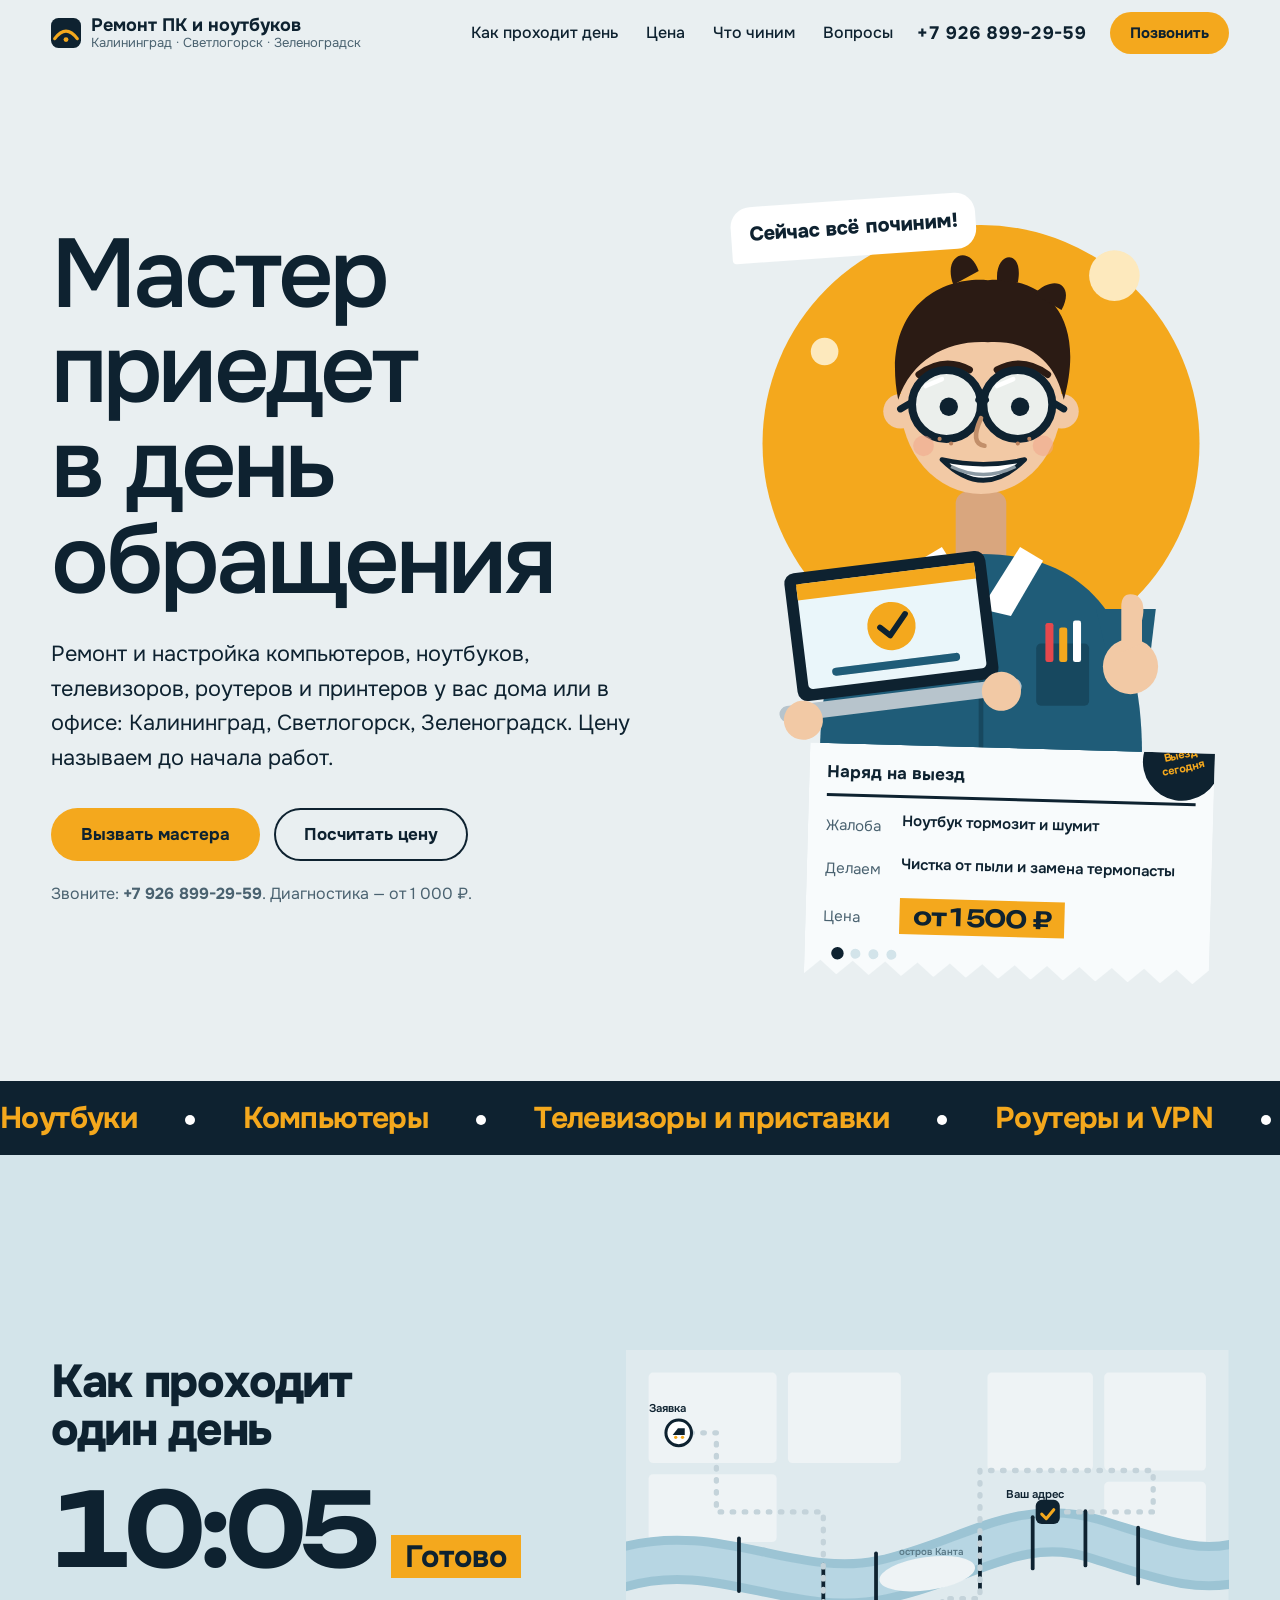
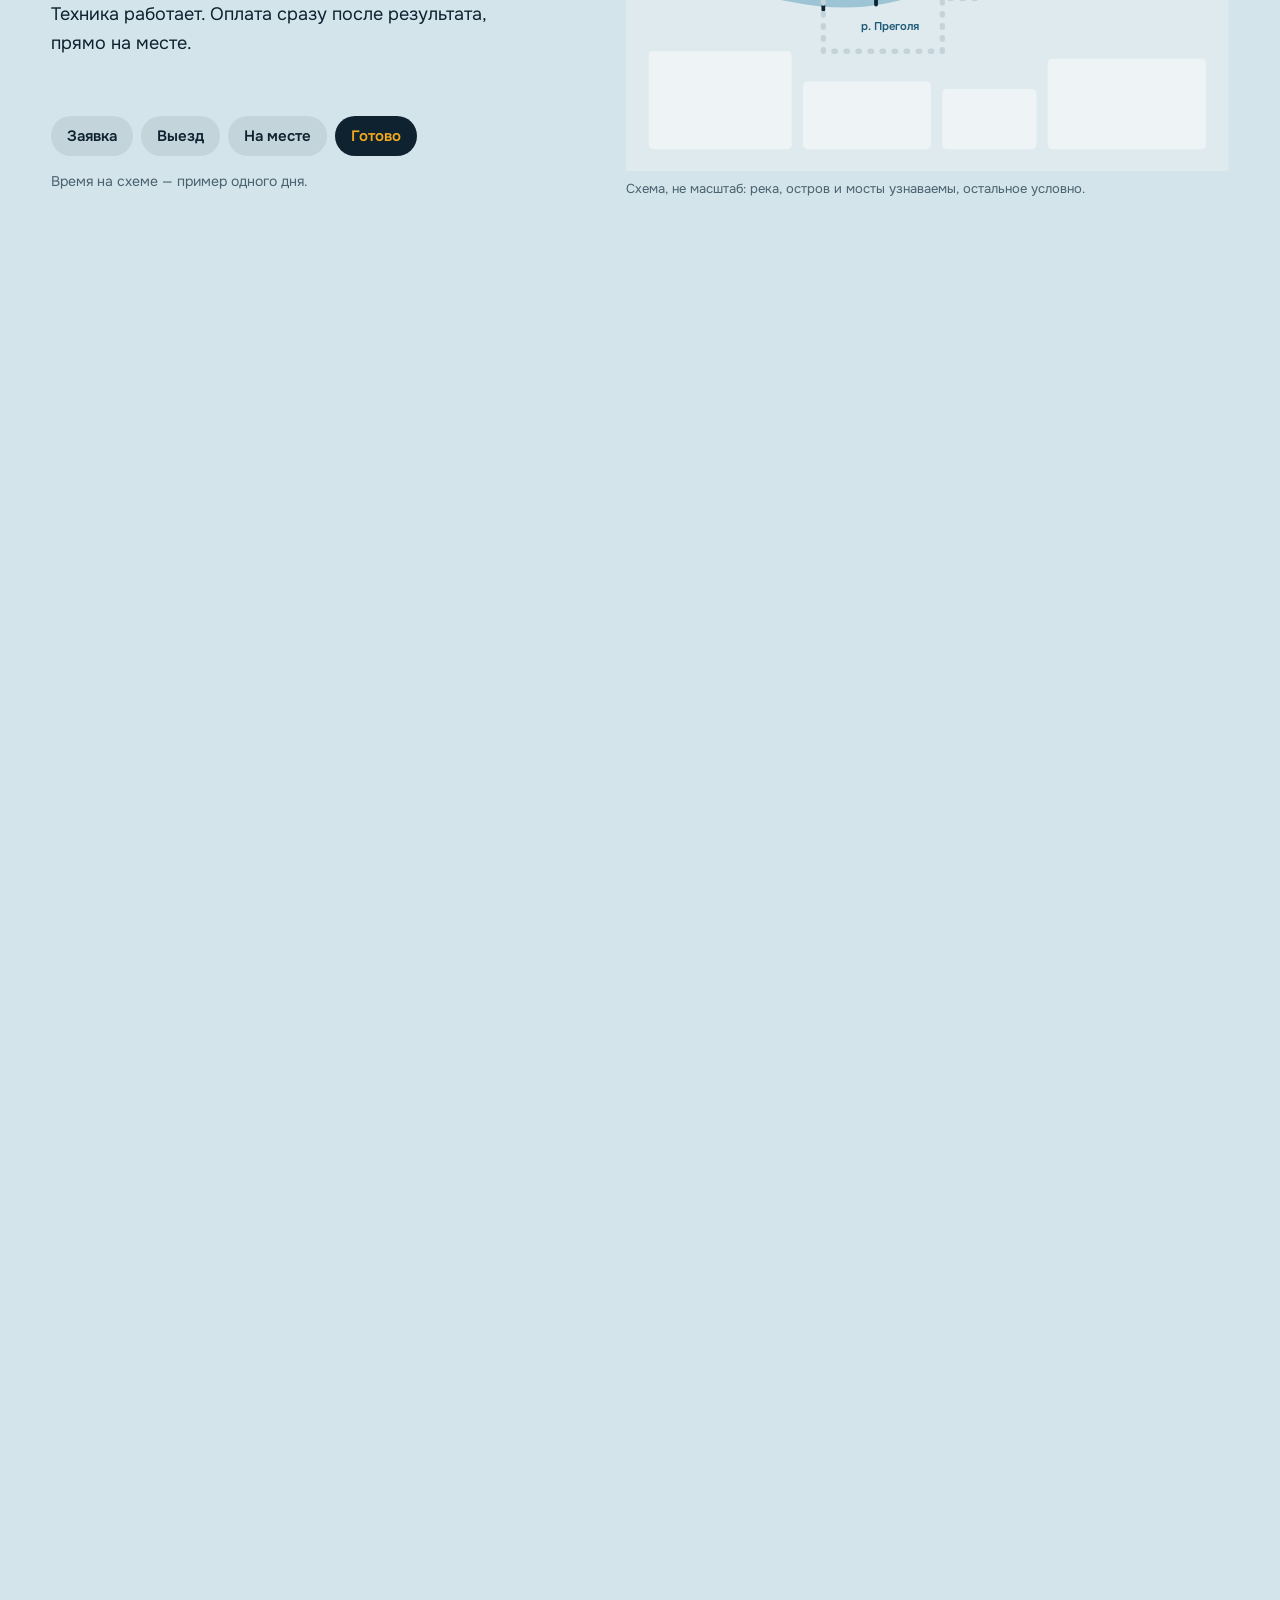
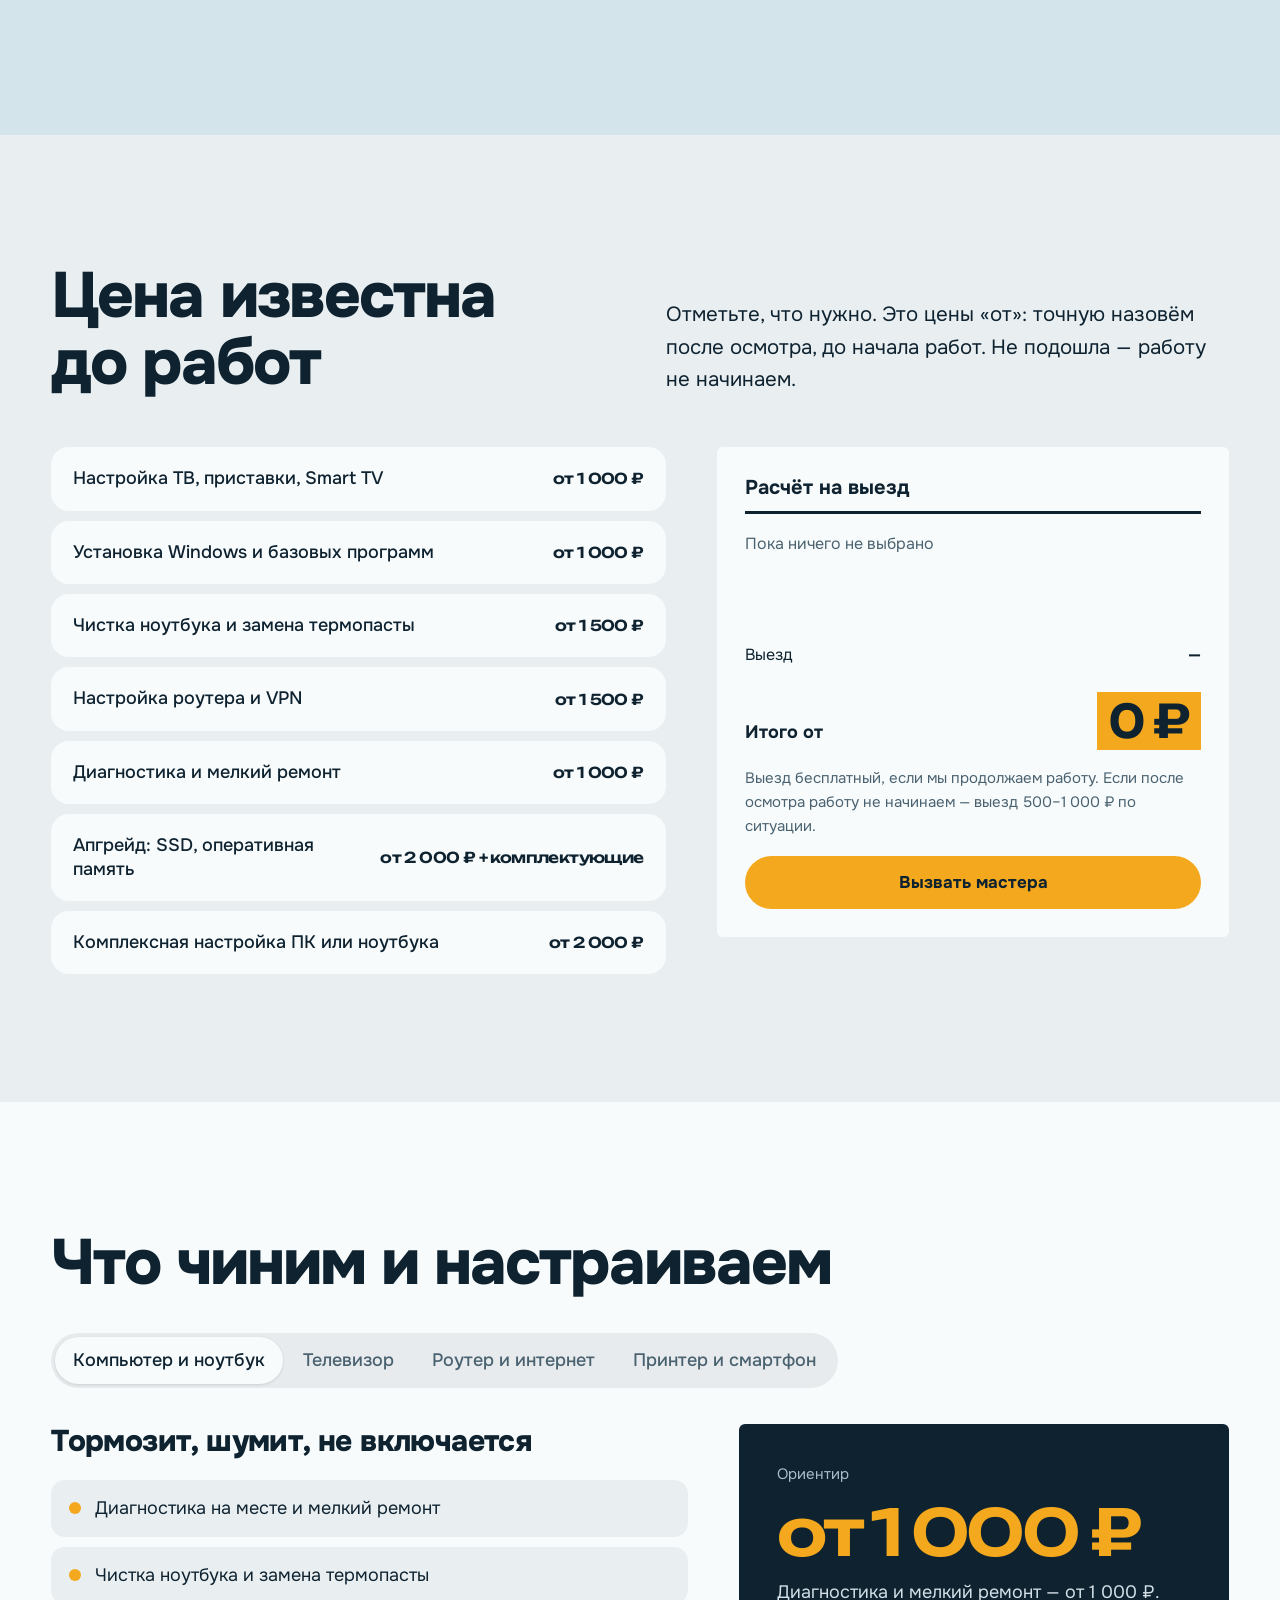
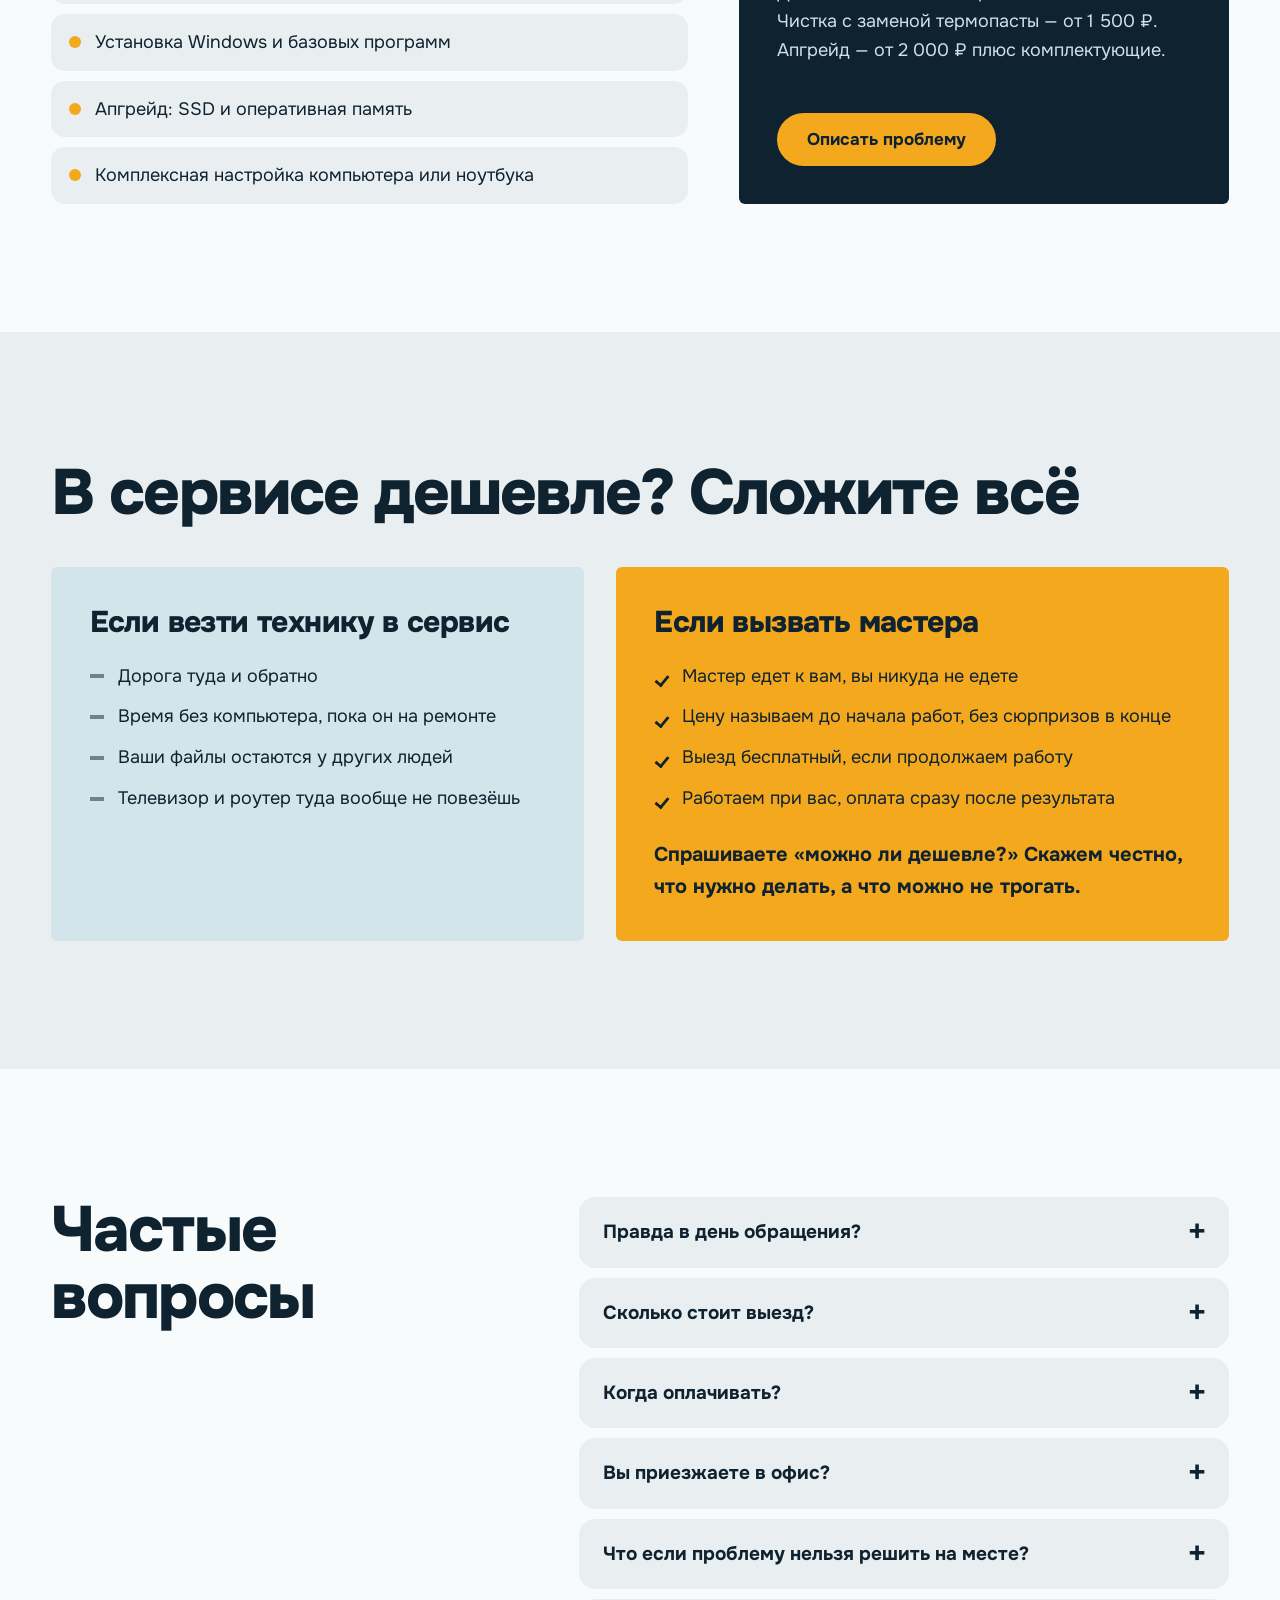
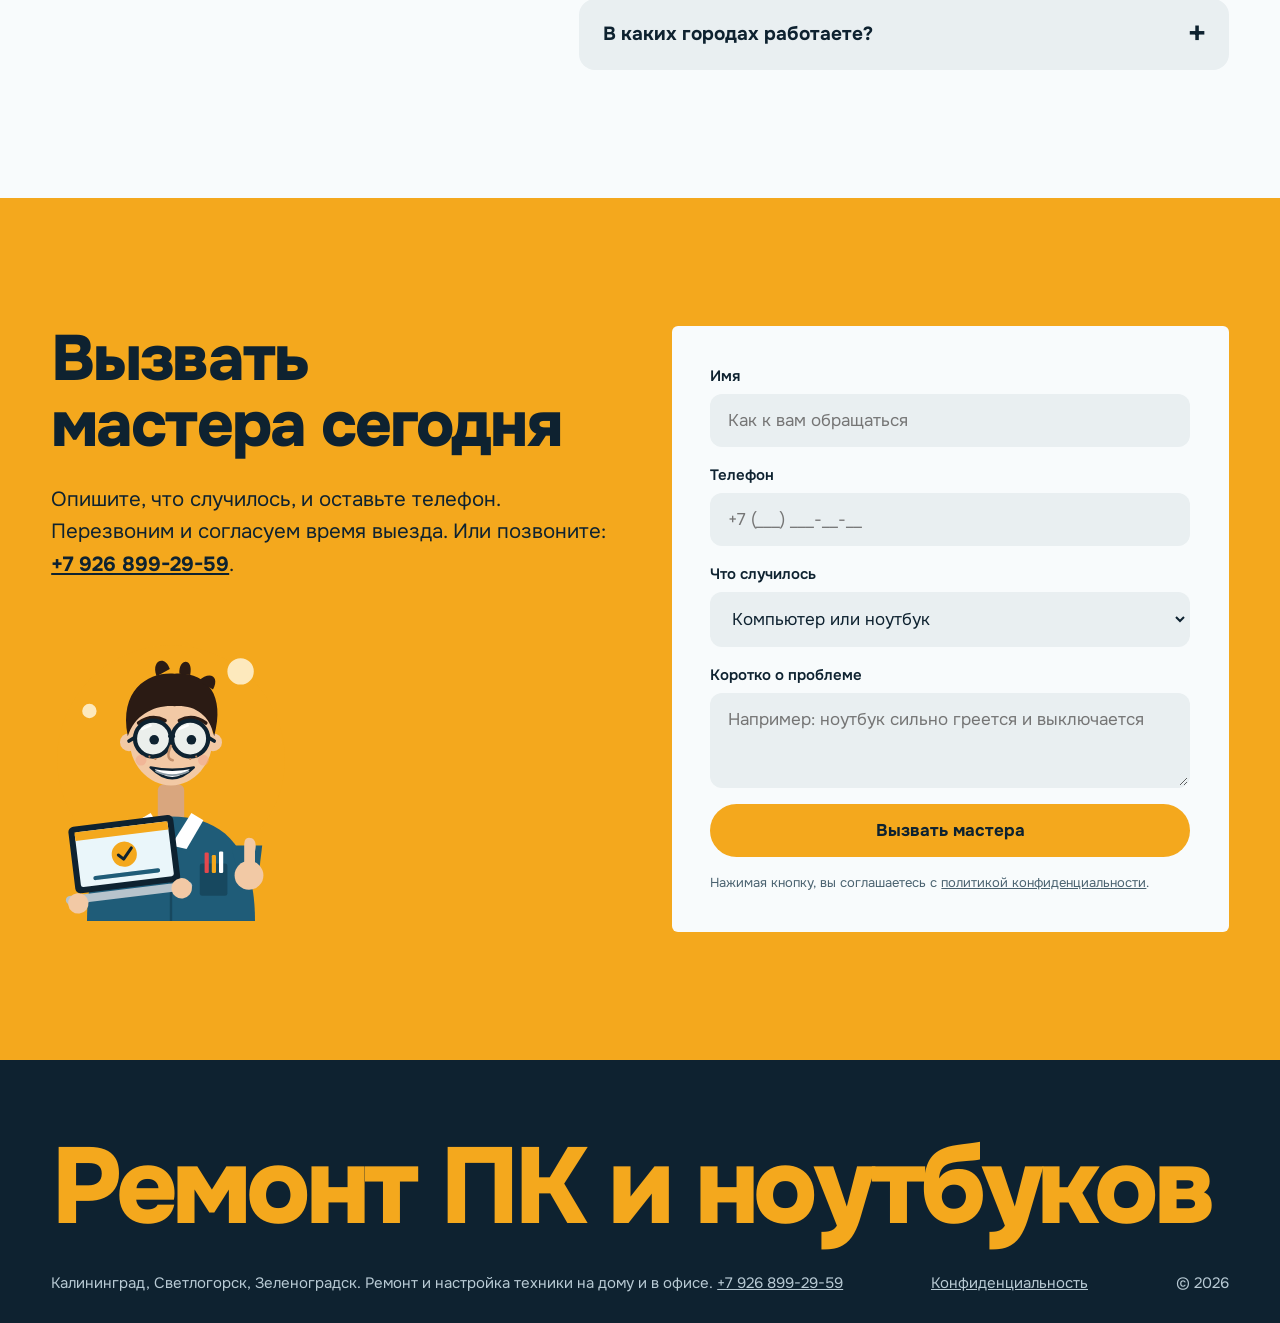
<file: index.html>
<!doctype html>
<html lang="ru">
<head>
<meta charset="utf-8">
<meta name="viewport" content="width=device-width, initial-scale=1">
<title>Ремонт ПК и ноутбуков в Калининграде, Светлогорске и Зеленоградске — мастер на выезде</title>
<meta name="description" content="Выездной мастер в Калининграде, Светлогорске и Зеленоградске: ремонт и настройка компьютеров, ноутбуков, телевизоров, роутеров, принтеров. Приезжаем в день обращения, цену называем до начала работ. От 1 000 ₽.">
<meta property="og:title" content="Мастер по ремонту ПК и ноутбуков — Калининград, Светлогорск, Зеленоградск">
<meta property="og:description" content="Компьютеры, ноутбуки, ТВ, роутеры, принтеры. Приезжаем в день обращения, цену называем до начала работ.">
<meta property="og:type" content="website">
<link rel="icon" href="data:image/svg+xml,%3Csvg xmlns='http://www.w3.org/2000/svg' viewBox='0 0 32 32'%3E%3Crect width='32' height='32' rx='8' fill='%230e2230'/%3E%3Cpath d='M4 22 Q16 6 28 22' fill='none' stroke='%23f4a81d' stroke-width='3.5' stroke-linecap='round'/%3E%3Ccircle cx='16' cy='23' r='2.6' fill='%23f4a81d'/%3E%3C/svg%3E">
<link rel="preconnect" href="https://fonts.googleapis.com">
<link rel="preconnect" href="https://fonts.gstatic.com" crossorigin>
<link href="https://fonts.googleapis.com/css2?family=Onest:wght@300..800&family=Unbounded:wght@500..700&display=swap" rel="stylesheet">
<link rel="stylesheet" href="motion.css">
<link rel="stylesheet" href="styles.css">
</head>
<body>
<svg width="0" height="0" style="position:absolute" aria-hidden="true" focusable="false"><defs>
<symbol id="nerdSym" viewBox="0 0 400 520">
<circle cx="200" cy="250" r="190" fill="#f4a81d"/>
<circle cx="316" cy="104" r="22" fill="#fde9bd"/><circle cx="64" cy="170" r="12" fill="#fde9bd"/>
<rect x="178" y="292" width="44" height="64" rx="10" fill="#d9a67e"/>
<path d="M60 520 C60 392 118 346 200 346 C282 346 340 392 340 520Z" fill="#1f5c78"/>
<path d="M200 380 V520" stroke="#17485f" stroke-width="4"/>
<path d="M166 340 L200 394 L174 400 L146 352Z" fill="#fff"/><path d="M234 340 L200 394 L226 400 L254 352Z" fill="#fff"/>
<rect x="248" y="424" width="46" height="54" rx="4" fill="#17485f"/>
<rect x="256" y="406" width="7" height="34" rx="2" fill="#e5484d"/><rect x="268" y="410" width="7" height="30" rx="2" fill="#f4a81d"/><rect x="280" y="404" width="7" height="36" rx="2" fill="#fff"/>
<path d="M300 394 L352 394 L346 444 L312 444Z" fill="#1f5c78"/>
<g class="thumb"><circle cx="330" cy="444" r="24" fill="#f2c9a5"/><path d="M322 432 L322 392 Q322 378 335 382 Q344 387 340 404 L340 424Z" fill="#f2c9a5"/></g>
<g class="nerd__head">
<circle cx="130" cy="222" r="15" fill="#f2c9a5"/><circle cx="270" cy="222" r="15" fill="#f2c9a5"/>
<ellipse cx="200" cy="214" rx="70" ry="80" fill="#f2c9a5"/>
<path d="M128 212 C112 130 168 104 206 108 C256 104 292 140 272 212 C264 176 240 160 206 162 C172 160 140 176 128 212Z" fill="#2b1b14"/>
<path d="M176 112 C166 86 190 76 198 100Z M214 108 C212 82 238 80 232 110Z M246 120 C264 102 282 112 270 134Z" fill="#2b1b14"/>
<path d="M146 190 Q168 174 190 186 M214 186 Q236 174 258 190" stroke="#2b1b14" stroke-width="6" stroke-linecap="round" fill="none"/>
<circle cx="170" cy="216" r="30" fill="#eaf6fa" fill-opacity=".85" stroke="#0e2230" stroke-width="7"/><circle cx="232" cy="216" r="30" fill="#eaf6fa" fill-opacity=".85" stroke="#0e2230" stroke-width="7"/>
<path d="M198 212 Q201 205 204 212 M140 214 L130 220 M262 214 L272 220" stroke="#0e2230" stroke-width="6" stroke-linecap="round" fill="none"/>
<circle class="eye" cx="172" cy="218" r="8" fill="#0e2230"/><circle class="eye" cx="234" cy="218" r="8" fill="#0e2230"/>
<path d="M152 200 l14 -6 M214 200 l14 -6" stroke="#fff" stroke-width="4" stroke-linecap="round"/>
<path d="M200 228 Q190 250 203 252" stroke="#c28f6a" stroke-width="4" stroke-linecap="round" fill="none"/>
<path d="M166 264 Q202 300 238 264 Q202 272 166 264Z" fill="#fff" stroke="#0e2230" stroke-width="4" stroke-linejoin="round"/>
<path d="M174 270 Q202 284 230 270" stroke="#8b9aa4" stroke-width="3" fill="none"/>
<circle cx="150" cy="252" r="9" fill="#f0a58c" opacity=".55"/><circle cx="254" cy="252" r="9" fill="#f0a58c" opacity=".55"/>
<circle cx="164" cy="246" r="1.8" fill="#b9805c"/><circle cx="174" cy="250" r="1.8" fill="#b9805c"/><circle cx="232" cy="250" r="1.8" fill="#b9805c"/><circle cx="242" cy="246" r="1.8" fill="#b9805c"/>
</g>
<g transform="rotate(-7 130 440)">
<rect x="38" y="352" width="176" height="112" rx="9" fill="#0e2230"/><rect x="48" y="362" width="156" height="92" rx="4" fill="#eaf6fa"/><rect x="48" y="362" width="156" height="14" fill="#f4a81d"/>
<circle cx="126" cy="408" r="21" fill="#f4a81d"/><path d="M116 408 l8 8 l15 -17" stroke="#0e2230" stroke-width="5" fill="none" stroke-linecap="round" stroke-linejoin="round"/>
<rect x="70" y="438" width="112" height="7" rx="3.5" fill="#c4d3da"/><rect class="prog" x="70" y="438" width="112" height="7" rx="3.5" fill="#1f5c78"/>
<rect x="20" y="466" width="212" height="14" rx="7" fill="#b7c4cc"/>
<circle cx="40" cy="480" r="17" fill="#f2c9a5"/><circle cx="214" cy="476" r="17" fill="#f2c9a5"/>
</g>
</symbol></defs></svg>


<header class="bar" id="bar">
  <a class="logo" href="#top" aria-label="Мастер по ремонту ПК и ноутбуков">
    <svg viewBox="0 0 32 32" width="30" height="30" aria-hidden="true"><rect width="32" height="32" rx="8" fill="#0e2230"/><path d="M4 22 Q16 6 28 22" fill="none" stroke="#f4a81d" stroke-width="3.5" stroke-linecap="round"/><circle cx="16" cy="23" r="2.6" fill="#f4a81d"/></svg>
    <span>Ремонт ПК и ноутбуков<small>Калининград · Светлогорск · Зеленоградск</small></span>
  </a>
  <nav class="nav" aria-label="Разделы">
    <a href="#day" data-roll>Как проходит день</a>
    <a href="#calc" data-roll>Цена</a>
    <a href="#devices" data-roll>Что чиним</a>
    <a href="#faq" data-roll>Вопросы</a>
  </nav>
  <a class="tel" href="tel:+79268992959">+7 926 899-29-59</a>
  <a class="btn btn--sm" href="tel:+79268992959" data-magnetic>Позвонить</a>
</header>

<main>
<!-- HERO -->
<section class="hero" id="top">
  <div class="hero__text">
    <h1 data-wave data-wave-min="560" data-wave-max="800">Мастер приедет в день обращения</h1>
    <p class="hero__lead">Ремонт и настройка компьютеров, ноутбуков, телевизоров, роутеров и принтеров у вас дома или в офисе: Калининград, Светлогорск, Зеленоградск. Цену называем до начала работ.</p>
    <div class="hero__cta">
      <a class="btn" href="#order" data-magnetic>Вызвать мастера</a>
      <a class="btn btn--ghost" href="#calc" data-magnetic>Посчитать цену</a>
    </div>
    <p class="hero__note">Звоните: <a href="tel:+79268992959"><b>+7 926 899-29-59</b></a>. Диагностика — от 1 000 ₽.</p>
  </div>

  <div class="hero__art">
    <svg class="nerd" viewBox="0 0 400 520" role="img" aria-label="Мастер в очках с ноутбуком, на экране «Готово»"><use href="#nerdSym"/></svg>
    <p class="bubble">Сейчас всё починим!</p>
    <aside class="ticket" id="ticket" aria-label="Пример наряда на выезд">
    <div class="ticket__top">
      <b>Наряд на выезд</b>
      <span id="tNo">№ 0412</span>
    </div>
    <dl class="ticket__rows">
      <div><dt>Где</dt><dd>Калининград, Светлогорск, Зеленоградск: к вам домой или в офис</dd></div>
      <div><dt>Жалоба</dt><dd id="tComplaint">Ноутбук тормозит и шумит</dd></div>
      <div><dt>Делаем</dt><dd id="tFix">Чистка от пыли и замена термопасты</dd></div>
      <div class="ticket__sum"><dt>Цена</dt><dd><span id="tPrice">от 1 500 ₽</span></dd></div>
    </dl>
    <div class="stamp" id="stamp" aria-hidden="true"><span>Выезд<br>сегодня</span></div>
    <div class="ticket__dots" id="tDots" aria-hidden="true"><i class="on"></i><i></i><i></i><i></i></div>
  </aside>
  </div>
</section>

<div class="belt" aria-hidden="true">
  <div class="belt__track">
    <span>Ноутбуки</span><span>Компьютеры</span><span>Телевизоры и приставки</span><span>Роутеры и VPN</span><span>Принтеры</span><span>Смартфоны</span><span>Windows</span><span>Апгрейд SSD и памяти</span>
    <span>Ноутбуки</span><span>Компьютеры</span><span>Телевизоры и приставки</span><span>Роутеры и VPN</span><span>Принтеры</span><span>Смартфоны</span><span>Windows</span><span>Апгрейд SSD и памяти</span>
  </div>
</div>

<!-- SCENE: день на маршруте -->
<section class="day" id="day" aria-labelledby="dayH">
  <div class="day__sticky">
    <div class="day__copy">
      <h2 id="dayH">Как проходит один день</h2>
      <div class="clock" aria-live="polite">
        <span class="clock__t" id="clockT">10:05</span>
        <span class="clock__l" id="clockL">Заявка</span>
      </div>
      <p class="day__txt" id="dayTxt">Вы оставили заявку или написали. Мастер уточняет, что случилось, и называет ориентир по цене.</p>
      <ol class="day__steps" id="dayDots" aria-label="Этапы">
        <li class="on">Заявка</li><li>Выезд</li><li>На месте</li><li>Готово</li>
      </ol>
      <p class="day__fine">Время на схеме — пример одного дня.</p>
    </div>
    <div class="day__map" aria-hidden="true">
      <svg viewBox="0 0 800 560" id="mapSvg" role="img" aria-label="Схема маршрута мастера через Калининград">
        <rect width="800" height="560" fill="#dfeaee"/>
        <!-- берега и кварталы -->
        <g fill="#eef3f5">
          <rect x="30" y="30" width="170" height="120" rx="6"/><rect x="215" y="30" width="150" height="120" rx="6"/>
          <rect x="30" y="165" width="170" height="90" rx="6"/><rect x="480" y="30" width="140" height="130" rx="6"/>
          <rect x="635" y="30" width="135" height="130" rx="6"/><rect x="30" y="400" width="190" height="130" rx="6"/>
          <rect x="235" y="440" width="170" height="90" rx="6"/><rect x="560" y="410" width="210" height="120" rx="6"/>
          <rect x="420" y="450" width="125" height="80" rx="6"/><rect x="635" y="175" width="135" height="90" rx="6"/>
        </g>
        <!-- река -->
        <path d="M-10 290 C120 250 220 330 340 305 C450 282 520 220 620 250 C700 274 760 300 820 280" fill="none" stroke="#9cc4d4" stroke-width="64" stroke-linecap="round"/>
        <path d="M-10 290 C120 250 220 330 340 305 C450 282 520 220 620 250 C700 274 760 300 820 280" fill="none" stroke="#b7d6e3" stroke-width="40" stroke-linecap="round"/>
        <!-- остров -->
        <ellipse cx="400" cy="297" rx="64" ry="22" fill="#eef3f5" transform="rotate(-8 400 297)"/>
        <!-- мосты -->
        <g stroke="#0e2230" stroke-width="5" stroke-linecap="round">
          <line x1="262" y1="285" x2="262" y2="345"/><line x1="332" y1="270" x2="332" y2="338"/>
          <line x1="470" y1="248" x2="470" y2="316"/><line x1="540" y1="222" x2="540" y2="290"/>
          <line x1="610" y1="214" x2="610" y2="286"/><line x1="150" y1="250" x2="150" y2="320"/><line x1="680" y1="236" x2="680" y2="310"/>
        </g>
        <!-- маршрут -->
        <path id="routeBg" d="M70 110 L120 110 L120 215 L262 215 L262 345 L262 400 L420 400 L420 330 L470 330 L470 248 L470 160 L700 160 L700 215 L560 215" fill="none" stroke="#c4d3da" stroke-width="7" stroke-linecap="round" stroke-linejoin="round" stroke-dasharray="2 14"/>
        <path id="route" d="M70 110 L120 110 L120 215 L262 215 L262 345 L262 400 L420 400 L420 330 L470 330 L470 248 L470 160 L700 160 L700 215 L560 215" fill="none" stroke="#f4a81d" stroke-width="8" stroke-linecap="round" stroke-linejoin="round"/>
        <!-- точки -->
        <g>
          <circle cx="70" cy="110" r="11" fill="#0e2230"/><circle cx="70" cy="110" r="4" fill="#fff"/>
          <rect x="544" y="199" width="32" height="32" rx="8" fill="#0e2230"/><path d="M552 218 l6 6 l10 -12" fill="none" stroke="#f4a81d" stroke-width="4" stroke-linecap="round" stroke-linejoin="round"/>
        </g>
        <g id="van">
          <circle r="17" fill="#fff" stroke="#0e2230" stroke-width="4"/>
          <path d="M-8 3 h16 v-9 h-9 z" fill="#0e2230"/><circle cx="-4" cy="6" r="2.2" fill="#f4a81d"/><circle cx="5" cy="6" r="2.2" fill="#f4a81d"/>
        </g>
        <g font-family="Onest,sans-serif" font-size="15" font-weight="600" fill="#0e2230">
          <text x="30" y="82">Заявка</text>
          <text x="505" y="196" text-anchor="start">Ваш адрес</text>
          <text x="312" y="372" fill="#1f5c78">р. Преголя</text>
          <text x="362" y="272" fill="#5b7a88" font-size="13">остров Канта</text>
        </g>
      </svg>
      <p class="map__cap">Схема, не масштаб: река, остров и мосты узнаваемы, остальное условно.</p>
    </div>
  </div>
</section>

<!-- CALC -->
<section class="calc" id="calc" aria-labelledby="calcH">
  <div class="calc__head">
    <h2 id="calcH">Цена известна до работ</h2>
    <p class="lead">Отметьте, что нужно. Это цены «от»: точную назовём после осмотра, до начала работ. Не подошла — работу не начинаем.</p>
  </div>
  <div class="calc__body">
    <div class="calc__pick" id="pick" role="group" aria-label="Выберите работы">
      <button type="button" class="chip" data-p="1000" data-n="Настройка ТВ, приставки, Smart TV"><span>Настройка ТВ, приставки, Smart TV</span><b>от 1 000 ₽</b></button>
      <button type="button" class="chip" data-p="1000" data-n="Установка Windows и базовых программ"><span>Установка Windows и базовых программ</span><b>от 1 000 ₽</b></button>
      <button type="button" class="chip" data-p="1500" data-n="Чистка ноутбука и замена термопасты"><span>Чистка ноутбука и замена термопасты</span><b>от 1 500 ₽</b></button>
      <button type="button" class="chip" data-p="1500" data-n="Настройка роутера и VPN"><span>Настройка роутера и VPN</span><b>от 1 500 ₽</b></button>
      <button type="button" class="chip" data-p="1000" data-n="Диагностика и мелкий ремонт"><span>Диагностика и мелкий ремонт</span><b>от 1 000 ₽</b></button>
      <button type="button" class="chip" data-p="2000" data-n="Апгрейд: SSD, оперативная память" data-extra="1"><span>Апгрейд: SSD, оперативная память</span><b>от 2 000 ₽ + комплектующие</b></button>
      <button type="button" class="chip" data-p="2000" data-n="Комплексная настройка ПК или ноутбука"><span>Комплексная настройка ПК или ноутбука</span><b>от 2 000 ₽</b></button>
    </div>
    <div class="receipt" id="receipt" aria-live="polite">
      <div class="receipt__top">Расчёт на выезд</div>
      <ul class="receipt__list" id="rList"><li class="empty">Пока ничего не выбрано</li></ul>
      <div class="receipt__row"><span>Выезд</span><b id="rVisit">—</b></div>
      <div class="receipt__total"><span>Итого от</span><b id="rTotal">0 ₽</b></div>
      <p class="receipt__note" id="rNote">Выезд бесплатный, если мы продолжаем работу. Если после осмотра работу не начинаем — выезд 500–1 000 ₽ по ситуации.</p>
      <a class="btn btn--block" href="#order" id="rGo" data-magnetic>Вызвать мастера</a>
    </div>
  </div>
</section>

<!-- DEVICES -->
<section class="devices" id="devices" aria-labelledby="devH">
  <h2 id="devH">Что чиним и настраиваем</h2>
  <div class="tabs" data-pill role="tablist" aria-label="Тип техники">
    <button data-pill-item role="tab" data-t="0" class="is-active">Компьютер и ноутбук</button>
    <button data-pill-item role="tab" data-t="1">Телевизор</button>
    <button data-pill-item role="tab" data-t="2">Роутер и интернет</button>
    <button data-pill-item role="tab" data-t="3">Принтер и смартфон</button>
  </div>
  <div class="panel" id="panel" role="tabpanel">
    <div class="panel__col">
      <h3 id="pTitle">Тормозит, шумит, не включается</h3>
      <ul id="pList"></ul>
    </div>
    <div class="panel__price">
      <span class="small">Ориентир</span>
      <b id="pPrice">от 1 000 ₽</b>
      <p id="pNote"></p>
      <a class="btn" href="#order" data-magnetic>Описать проблему</a>
    </div>
  </div>
</section>

<!-- DOROGO -->
<section class="vs" id="vs" aria-labelledby="vsH">
  <h2 id="vsH">В сервисе дешевле? Сложите всё</h2>
  <div class="vs__grid">
    <div class="vs__a" data-reveal>
      <h3>Если везти технику в сервис</h3>
      <ul>
        <li>Дорога туда и обратно</li>
        <li>Время без компьютера, пока он на ремонте</li>
        <li>Ваши файлы остаются у других людей</li>
        <li>Телевизор и роутер туда вообще не повезёшь</li>
      </ul>
    </div>
    <div class="vs__b" data-reveal data-reveal-delay="120">
      <h3>Если вызвать мастера</h3>
      <ul>
        <li>Мастер едет к вам, вы никуда не едете</li>
        <li>Цену называем до начала работ, без сюрпризов в конце</li>
        <li>Выезд бесплатный, если продолжаем работу</li>
        <li>Работаем при вас, оплата сразу после результата</li>
      </ul>
      <p class="vs__ask">Спрашиваете «можно ли дешевле?» Скажем честно, что нужно делать, а что можно не трогать.</p>
    </div>
  </div>
</section>

<!-- FAQ -->
<section class="faq" id="faq" aria-labelledby="faqH">
  <h2 id="faqH">Частые вопросы</h2>
  <div class="faq__list">
    <details><summary>Правда в день обращения?</summary><p>Да, выезд в день обращения — наш принцип. Время согласуем по телефону, когда вы оставите заявку.</p></details>
    <details><summary>Сколько стоит выезд?</summary><p>Если мы продолжаем работу, выезд бесплатный. Если после осмотра работу не начинаем, выезд стоит 500–1 000 ₽, сумму называем заранее.</p></details>
    <details><summary>Когда оплачивать?</summary><p>Сразу после результата, прямо на месте. Цену называем до начала работ.</p></details>
    <details><summary>Вы приезжаете в офис?</summary><p>Да, настраиваем компьютеры, принтеры и роутеры в небольших офисах.</p></details>
    <details><summary>Что если проблему нельзя решить на месте?</summary><p>Скажем об этом после диагностики и предложим варианты, прежде чем что-то делать.</p></details>
    <details><summary>В каких городах работаете?</summary><p>Калининград, Светлогорск и Зеленоградск. Стоимость выезда в Светлогорск и Зеленоградск обсудим по телефону при заявке.</p></details>
  </div>
</section>

<!-- ORDER -->
<section class="order" id="order" aria-labelledby="orderH">
  <div class="order__text">
    <h2 id="orderH">Вызвать мастера сегодня</h2>
    <p class="lead">Опишите, что случилось, и оставьте телефон. Перезвоним и согласуем время выезда. Или позвоните: <a href="tel:+79268992959"><b>+7 926 899-29-59</b></a>.</p>
    <svg class="nerd nerd--sm" viewBox="0 0 400 520" aria-hidden="true"><use href="#nerdSym"/></svg>
  </div>
  <form class="form" id="leadForm" novalidate>
    <label>Имя<input name="name" type="text" autocomplete="name" required placeholder="Как к вам обращаться"></label>
    <label>Телефон<input name="phone" type="tel" autocomplete="tel" required placeholder="+7 (___) ___-__-__"></label>
    <label>Что случилось
      <select name="device">
        <option>Компьютер или ноутбук</option><option>Телевизор или приставка</option><option>Роутер, Wi-Fi, VPN</option><option>Принтер</option><option>Смартфон</option><option>Другое</option>
      </select>
    </label>
    <label>Коротко о проблеме<textarea name="comment" rows="3" placeholder="Например: ноутбук сильно греется и выключается"></textarea></label>
    <input type="text" name="_gotcha" style="display:none" tabindex="-1" autocomplete="off">
    <button class="btn btn--block" type="submit" data-magnetic>Вызвать мастера</button>
    <p class="form__fine">Нажимая кнопку, вы соглашаетесь с <a href="privacy.html">политикой конфиденциальности</a>.</p>
  </form>
</section>
</main>

<footer class="foot">
  <div class="foot__big" aria-hidden="true">Ремонт ПК и ноутбуков</div>
  <div class="foot__row"><span>Калининград, Светлогорск, Зеленоградск. Ремонт и настройка техники на дому и в офисе. <a href="tel:+79268992959">+7 926 899-29-59</a></span><a href="privacy.html">Конфиденциальность</a><span>© <span id="year"></span></span></div>
</footer>

<script src="motion.js" defer></script>
<script src="script.js" defer></script>
</body>
</html>
</file>
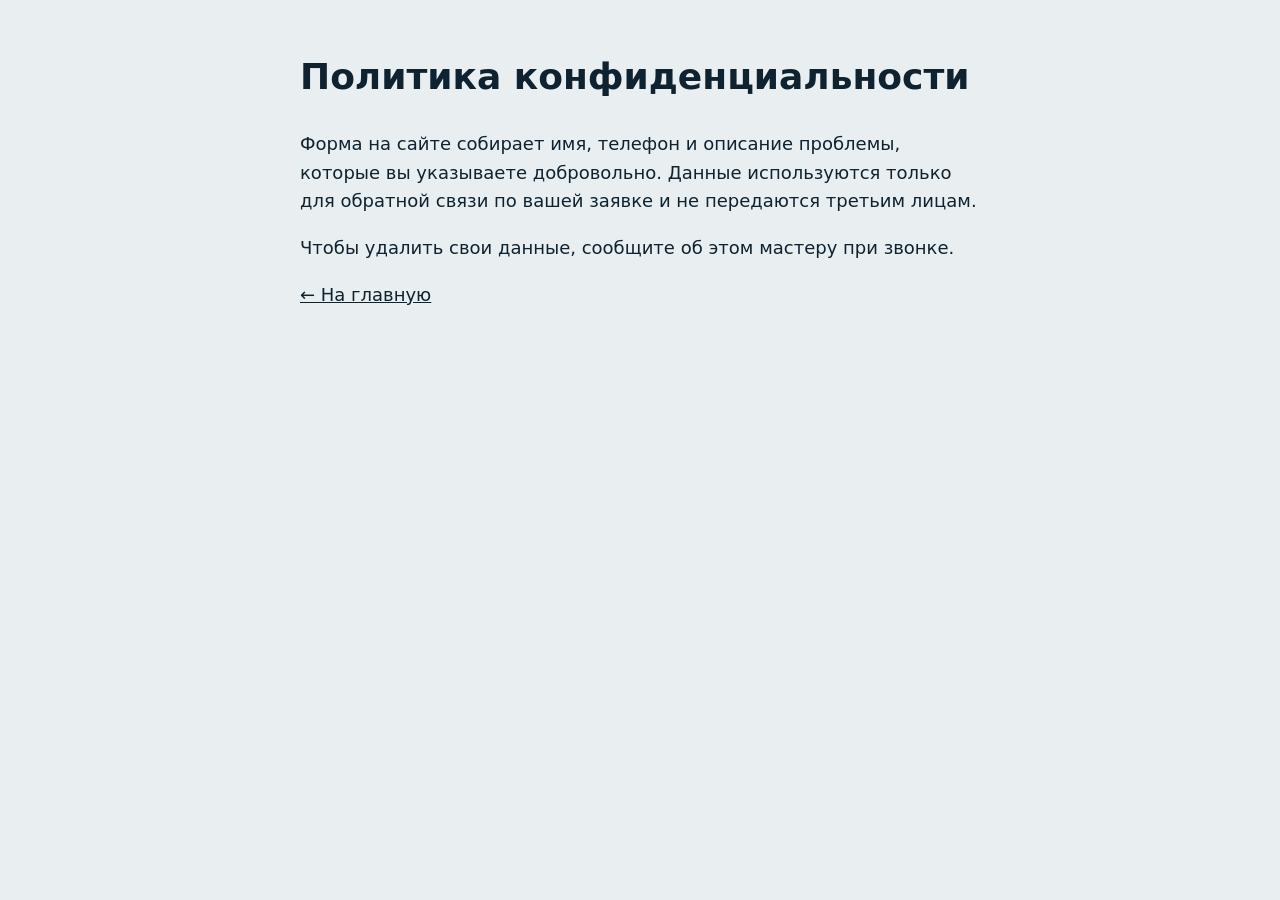
<file: privacy.html>
<!doctype html>
<html lang="ru"><head><meta charset="utf-8"><meta name="viewport" content="width=device-width, initial-scale=1"><title>Политика конфиденциальности</title>
<style>body{font:18px/1.6 system-ui,sans-serif;max-width:680px;margin:48px auto;padding:0 20px;color:#0e2230;background:#e9eff1}a{color:#0e2230}</style></head>
<body><h1>Политика конфиденциальности</h1>
<p>Форма на сайте собирает имя, телефон и описание проблемы, которые вы указываете добровольно. Данные используются только для обратной связи по вашей заявке и не передаются третьим лицам.</p>
<p>Чтобы удалить свои данные, сообщите об этом мастеру при звонке.</p>
<p><a href="index.html">← На главную</a></p></body></html>
</file>
<file: motion.css>
/* motion-kit: токены и стили эффектов. Светлая тема. Цвета переопределять под бренд клиента. */
:root{
  /* пружины: "stiffness damping" (из designbookmark motion studies) */
  --spring-follow:900 50;
  --spring-settle:280 22;
  --spring-soft:260 24;
  --spring-lead:620 36;
  --spring-trail:190 19;
  --spring-pop:520 16;
  --spring-fade:420 32;
  --stagger:45;               /* мс между элементами */

  /* бренд: менять под клиента */
  --mk-bg:#fafaf7;
  --mk-surface:#fff;
  --mk-text:#16181d;
  --mk-muted:#6b7280;
  --mk-accent:#e4572e;
  --mk-on-accent:#fff;
  --mk-fill:rgba(22,24,29,.06);

  --mk-r-pill:999px;
  --mk-r-card:24px;
  --mk-ease-out:cubic-bezier(.22,1,.36,1);   /* для CSS-переходов, где пружина избыточна */
}

/* reveal: класс mk-reveal ставит JS, без JS элементы видны */
.mk-on .mk-reveal{opacity:0;transform:translate3d(0,22px,0);transition:opacity .7s var(--mk-ease-out),transform .8s var(--mk-ease-out);transition-delay:var(--d,0ms)}
.mk-on .mk-reveal.mk-in{opacity:1;transform:none}

/* magnetic: будем двигать только transform */
[data-magnetic]{will-change:transform}

/* roll: две копии буквы, верхняя уезжает, нижняя заезжает */
.mk-roll{display:inline-flex;overflow:hidden;line-height:1.15;vertical-align:bottom}
.mk-roll__c{display:inline-block;position:relative;height:1.15em;overflow:hidden}
.mk-roll__c>span{display:block;transition:transform .5s var(--mk-ease-out);transition-delay:calc(var(--i)*14ms)}
.mk-roll__c>span+span{position:absolute;inset:0;transform:translateY(110%)}
.mk-roll:hover .mk-roll__c>span:first-child,.mk-roll:focus-visible .mk-roll__c>span:first-child{transform:translateY(-110%)}
.mk-roll:hover .mk-roll__c>span+span,.mk-roll:focus-visible .mk-roll__c>span+span{transform:none}

/* pill: резиновый хайлайт */
.mk-pill{position:relative;display:inline-flex;gap:2px;padding:4px;border-radius:var(--mk-r-pill);background:var(--mk-fill)}
.mk-pill__hl{position:absolute;top:4px;bottom:4px;left:0;border-radius:var(--mk-r-pill);background:var(--mk-surface);box-shadow:0 1px 3px rgba(22,24,29,.12);pointer-events:none;will-change:transform,width}
.mk-pill [data-pill-item]{position:relative;z-index:1;padding:9px 18px;border:0;background:none;border-radius:var(--mk-r-pill);font:inherit;font-weight:500;color:var(--mk-muted);cursor:pointer;transition:color .2s}
.mk-pill [data-pill-item].is-active{color:var(--mk-text)}

@media (prefers-reduced-motion:reduce){
  .mk-on .mk-reveal{opacity:1;transform:none;transition:none}
  .mk-roll__c>span{transition:none}
}
</file>
<file: styles.css>
:root{
  --bg:#e9eff1; --surf:#f8fbfc; --ink:#0e2230; --muted:#4a6270; --sea:#1f5c78; --sea-l:#d3e4ea;
  --amber:#f4a81d; --amber-d:#8a5300; --amber-l:#fde9bd;
  --mk-bg:var(--bg); --mk-surface:var(--surf); --mk-text:var(--ink); --mk-muted:var(--muted);
  --mk-accent:var(--amber); --mk-on-accent:var(--ink); --mk-fill:rgba(14,34,48,.07);
  --f-text:'Onest',system-ui,'Segoe UI',sans-serif; --f-num:'Unbounded','Onest',sans-serif;
  --pad:clamp(16px,4vw,56px);
}
*{box-sizing:border-box}
html{scroll-behavior:smooth;scroll-padding-top:76px}
body{margin:0;background:var(--bg);color:var(--ink);font:400 18px/1.6 var(--f-text);overflow-x:hidden}
img,svg{max-width:100%}
h1,h2,h3{margin:0;font-weight:800;letter-spacing:-.03em;line-height:1.04;text-wrap:balance;overflow-wrap:anywhere}
h2{font-size:clamp(32px,5vw,68px)}
h3{font-size:clamp(22px,2.4vw,30px);letter-spacing:-.02em;line-height:1.15}
p{margin:0}
a{color:inherit}
.lead{font-size:clamp(18px,1.6vw,21px);max-width:52ch}
.small{font-size:15px;color:var(--muted)}
:focus-visible{outline:3px solid var(--ink);outline-offset:3px;border-radius:6px}
::selection{background:var(--amber);color:var(--ink)}

.btn{display:inline-flex;align-items:center;justify-content:center;gap:8px;padding:16px 30px;border:0;border-radius:999px;background:var(--amber);color:var(--ink);font:700 17px var(--f-text);text-decoration:none;cursor:pointer;transition:background .2s}
.btn:hover{background:#ffb93a}
.btn--ghost{background:transparent;box-shadow:inset 0 0 0 2px var(--ink)}
.btn--ghost:hover{background:var(--ink);color:#fff}
.btn--sm{padding:11px 20px;font-size:15px}
.btn--block{width:100%}

/* bar */
.bar{position:sticky;top:0;z-index:50;display:flex;align-items:center;gap:24px;min-width:0;padding:12px var(--pad);background:var(--bg)}
.logo{display:flex;align-items:center;gap:10px;text-decoration:none;flex-shrink:0;font-weight:700;line-height:1.1}
.logo small{display:block;font-weight:400;font-size:13px;color:var(--muted)}
.nav{display:flex;gap:28px;margin-left:auto;font-weight:500;font-size:16px}
.nav a{white-space:nowrap;text-decoration:none}
.bar .btn{flex-shrink:0}
.tel{font-weight:700;text-decoration:none;white-space:nowrap;font-variant-numeric:tabular-nums}
.nav{margin-left:auto}
.hero__note a{text-decoration:none}

/* hero */
.hero{display:grid;grid-template-columns:1.25fr 1fr;gap:clamp(24px,5vw,72px);align-items:center;padding:clamp(40px,7vw,96px) var(--pad) clamp(56px,8vw,112px);min-height:calc(100vh - 140px)}
.hero h1{font-size:clamp(46px,7.6vw,118px);line-height:.98;letter-spacing:-.04em;font-weight:800;max-width:14ch}
.hero__lead{margin-top:28px;font-size:clamp(18px,1.7vw,22px);max-width:46ch}
.hero__cta{display:flex;gap:14px;flex-wrap:wrap;margin-top:32px}
.hero__note{margin-top:20px;color:var(--muted);font-size:16px}

.ticket{position:relative;background:var(--surf);padding:28px 28px 44px;transform:rotate(1.6deg);transition:transform .25s ease-out;clip-path:polygon(0 0,100% 0,100% calc(100% - 14px),96% 100%,92% calc(100% - 14px),88% 100%,84% calc(100% - 14px),80% 100%,76% calc(100% - 14px),72% 100%,68% calc(100% - 14px),64% 100%,60% calc(100% - 14px),56% 100%,52% calc(100% - 14px),48% 100%,44% calc(100% - 14px),40% 100%,36% calc(100% - 14px),32% 100%,28% calc(100% - 14px),24% 100%,20% calc(100% - 14px),16% 100%,12% calc(100% - 14px),8% 100%,4% calc(100% - 14px),0 100%)}
.ticket__top{display:flex;justify-content:space-between;align-items:baseline;padding-bottom:14px;margin-bottom:6px;background:linear-gradient(var(--ink),var(--ink)) bottom/100% 3px no-repeat}
.ticket__top b{font:700 20px var(--f-text)}
.ticket__top span{color:var(--muted);font-variant-numeric:tabular-nums}
.ticket__rows{margin:0;display:grid}
.ticket__rows>div{display:grid;grid-template-columns:84px 1fr;gap:12px;padding:14px 0;min-height:76px}
.ticket__rows dt{color:var(--muted);font-size:15px;padding-top:3px}
.ticket__rows dd{margin:0;font-weight:600;font-size:19px;line-height:1.3;transition:opacity .35s}
.ticket__rows dd.swap{opacity:0}
.ticket__sum{align-items:center}
.ticket__sum dd{font:600 clamp(26px,3vw,36px)/1 var(--f-num);letter-spacing:-.04em}
.ticket__sum dd span{display:inline-block;background:var(--amber);padding:6px 14px}
.stamp{position:absolute;right:-14px;top:-34px;width:104px;height:104px;border-radius:50%;background:var(--ink);color:var(--amber);display:grid;place-items:center;text-align:center;font:700 14px/1.15 var(--f-text);transform:rotate(-14deg) scale(1);transition:transform .6s cubic-bezier(.3,1.6,.4,1)}
.stamp.pop{transform:rotate(-14deg) scale(1.14)}
.ticket__dots{position:absolute;left:28px;bottom:16px;display:flex;gap:8px}
.ticket__dots i{width:10px;height:10px;border-radius:50%;background:var(--sea-l);transition:background .3s,transform .3s}
.ticket__dots i.on{background:var(--ink);transform:scale(1.25)}

.belt{background:var(--ink);color:var(--amber);overflow:hidden;padding:18px 0}
.belt__track{display:flex;gap:48px;width:max-content;font:700 clamp(20px,2.4vw,30px) var(--f-text);letter-spacing:-.02em;animation:belt 38s linear infinite}
.belt__track span{white-space:nowrap}
.belt__track span:not(:last-child)::after{content:'';display:inline-block;width:10px;height:10px;border-radius:50%;background:#fff;margin-left:48px;vertical-align:middle}
@keyframes belt{to{transform:translateX(-50%)}}

/* day scene */
.day{height:420vh;position:relative;background:var(--sea-l)}
.day__sticky{position:sticky;top:60px;height:calc(100vh - 60px);display:grid;grid-template-columns:minmax(0,1fr) minmax(0,1.15fr);gap:clamp(20px,4vw,64px);align-items:center;padding:0 var(--pad)}
.day__copy h2{font-size:clamp(28px,3.6vw,50px);margin-bottom:24px}
.clock{display:flex;align-items:baseline;gap:18px;flex-wrap:wrap}
.clock__t{font:600 clamp(56px,8vw,112px)/1 var(--f-num);letter-spacing:-.06em;font-variant-numeric:tabular-nums}
.clock__l{font:700 clamp(22px,2.4vw,32px) var(--f-text);background:var(--amber);padding:2px 14px}
.day__txt{margin-top:20px;max-width:40ch;min-height:5.2em}
.day__steps{list-style:none;margin:22px 0 0;padding:0;display:flex;gap:8px;flex-wrap:wrap}
.day__steps li{padding:8px 16px;border-radius:999px;background:rgba(14,34,48,.08);font-weight:600;font-size:15px;transition:background .3s,color .3s}
.day__steps li.on{background:var(--ink);color:var(--amber)}
.day__fine{margin-top:14px;font-size:14px;color:var(--muted)}
.day__map{align-self:center}
.day__map svg{display:block;width:100%;height:auto;max-height:calc(100vh - 150px)}
.map__cap{font-size:13px;color:var(--muted);margin-top:8px}

/* calc */
.calc{padding:clamp(72px,10vw,150px) var(--pad);display:grid;gap:clamp(32px,4vw,56px)}
.calc__head{display:grid;grid-template-columns:1fr 1fr;gap:clamp(20px,4vw,64px);align-items:end}
.calc__body{display:grid;grid-template-columns:1.2fr 1fr;gap:clamp(20px,4vw,56px);align-items:start}
.calc__pick{display:grid;gap:10px}
.chip{display:flex;justify-content:space-between;align-items:center;gap:16px;text-align:left;padding:20px 22px;border:0;border-radius:18px;background:var(--surf);color:var(--ink);font:500 18px/1.3 var(--f-text);cursor:pointer;transition:background .25s,transform .25s}
.chip b{font:600 15px var(--f-num);letter-spacing:-.04em;white-space:nowrap;text-align:right}
.chip:hover{transform:translateX(4px)}
.chip[aria-pressed="true"]{background:var(--ink);color:#fff}
.chip[aria-pressed="true"] b{color:var(--amber)}
.receipt{position:sticky;top:90px;background:var(--surf);padding:28px;border-radius:6px}
.receipt__top{font:700 20px var(--f-text);padding-bottom:14px;margin-bottom:10px;background:linear-gradient(var(--ink),var(--ink)) bottom/100% 3px no-repeat}
.receipt__list{list-style:none;margin:0 0 12px;padding:0;min-height:96px}
.receipt__list li{display:flex;justify-content:space-between;gap:12px;padding:7px 0;font-size:16px;animation:line .4s ease-out both}
.receipt__list li b{white-space:nowrap;font-weight:600}
.receipt__list li.empty{color:var(--muted)}
@keyframes line{from{opacity:0;transform:translateY(8px)}}
.receipt__row{display:flex;justify-content:space-between;padding:10px 0;font-size:16px}
.receipt__row b{font-weight:700}
.receipt__total{display:flex;justify-content:space-between;align-items:baseline;padding:14px 0 6px}
.receipt__total span{font-weight:700}
.receipt__total b{font:600 clamp(32px,3.6vw,46px)/1 var(--f-num);letter-spacing:-.05em;font-variant-numeric:tabular-nums;background:var(--amber);padding:6px 12px}
.receipt__note{font-size:15px;color:var(--muted);margin:10px 0 18px}

/* devices */
.devices{padding:clamp(72px,10vw,150px) var(--pad);background:var(--surf);display:grid;gap:36px;justify-items:start}
.tabs{max-width:100%;overflow-x:auto;scrollbar-width:none}
.tabs::-webkit-scrollbar{display:none}
.tabs [data-pill-item]{white-space:nowrap}
.panel{width:100%;display:grid;grid-template-columns:1.3fr 1fr;gap:clamp(20px,4vw,64px);align-items:stretch}
.panel__col h3{margin-bottom:22px}
.panel__col ul{list-style:none;margin:0;padding:0;display:grid;gap:10px}
.panel__col li{display:flex;gap:14px;align-items:flex-start;padding:14px 18px;border-radius:14px;background:var(--bg);animation:line .45s ease-out both}
.panel__col li::before{content:'';flex:none;width:12px;height:12px;margin-top:8px;border-radius:50%;background:var(--amber)}
.panel__price{background:var(--ink);color:#fff;padding:clamp(24px,3vw,40px);border-radius:6px;display:flex;flex-direction:column;gap:14px;align-items:flex-start}
.panel__price .small{color:#a9bdc8}
.panel__price b{font:600 clamp(40px,5vw,72px)/1 var(--f-num);letter-spacing:-.06em;color:var(--amber)}
.panel__price p{color:#d3e0e7;flex:1}

/* vs */
.vs{padding:clamp(72px,10vw,150px) var(--pad);display:grid;gap:40px}
.vs__grid{display:grid;grid-template-columns:1fr 1.15fr;gap:clamp(16px,3vw,32px);align-items:stretch}
.vs__a,.vs__b{padding:clamp(24px,3vw,44px);border-radius:6px}
.vs__a{background:var(--sea-l)}
.vs__b{background:var(--amber)}
.vs ul{margin:22px 0 0;padding:0;list-style:none;display:grid;gap:12px}
.vs li{padding-left:28px;position:relative}
.vs__a li::before{content:'';position:absolute;left:0;top:.7em;width:14px;height:4px;background:var(--ink);opacity:.5}
.vs__b li::before{content:'';position:absolute;left:2px;top:.45em;width:8px;height:15px;border:solid var(--ink);border-width:0 4px 4px 0;transform:rotate(40deg) scale(.7)}
.vs__ask{margin-top:26px;font-weight:700;font-size:20px}

/* faq */
.faq{padding:clamp(72px,10vw,150px) var(--pad);display:grid;grid-template-columns:1fr 1.4fr;gap:clamp(24px,5vw,80px);background:var(--surf)}
.faq__list{display:grid;gap:10px;align-content:start}
.faq details{background:var(--bg);border-radius:16px;padding:20px 24px}
.faq summary{cursor:pointer;font-weight:700;font-size:19px;list-style:none;display:flex;justify-content:space-between;gap:16px}
.faq summary::-webkit-details-marker{display:none}
.faq summary::after{content:'+';font:600 26px/1 var(--f-num);flex:none;transition:transform .3s}
.faq details[open] summary::after{transform:rotate(45deg)}
.faq details p{margin-top:12px;max-width:60ch}

/* order */
.order{padding:clamp(72px,10vw,150px) var(--pad);display:grid;grid-template-columns:1fr 1fr;gap:clamp(24px,5vw,80px);align-items:start;background:var(--amber)}
.order .lead{margin-top:24px}
.form{background:var(--surf);padding:clamp(22px,3vw,40px);border-radius:6px;display:grid;gap:16px}
.form label{display:grid;gap:6px;font-weight:600;font-size:15px}
.form input,.form select,.form textarea{width:100%;padding:14px 16px;border:2px solid transparent;border-radius:12px;background:var(--bg);color:var(--ink);font:400 17px var(--f-text)}
.form input:focus,.form select:focus,.form textarea:focus{outline:none;border-color:var(--ink)}
.form__fine{font-size:13px;color:var(--muted)}

.foot{padding:clamp(40px,6vw,80px) var(--pad) 28px;background:var(--ink);color:#fff;overflow:hidden}
.foot__big{font:800 clamp(36px,8.4vw,150px)/.95 var(--f-text);letter-spacing:-.05em;color:var(--amber);white-space:nowrap}
.foot__row{display:flex;gap:24px;flex-wrap:wrap;justify-content:space-between;margin-top:32px;font-size:15px;color:#b8cad4}

@media (max-width:1180px){.nav{gap:20px;font-size:15px}}
@media (max-width:1100px){.nav{display:none}.tel{margin-left:auto}}
@media (max-width:900px){
  .hero,.calc__head,.calc__body,.panel,.vs__grid,.faq,.order{grid-template-columns:1fr}
  .hero{min-height:0}
  .ticket{transform:none;max-width:480px}
  .receipt{position:static}
  .day{height:380vh}
  .day__sticky{grid-template-columns:1fr;grid-template-rows:auto auto;align-content:start;gap:12px;padding-top:12px;top:56px;height:calc(100vh - 56px)}
  .day__copy h2{font-size:24px;margin-bottom:10px}
  .clock__t{font-size:52px}.clock__l{font-size:20px}
  .day__txt{font-size:16px;margin-top:10px;min-height:4.8em}
  .day__steps{margin-top:10px}.day__fine{display:none}
  .day__map{order:2}.day__map svg{max-height:38vh}.map__cap{display:none}
}
@media (max-width:560px){
  .tel{display:none}.bar .btn{margin-left:auto}.logo small{display:none}
  .stamp{right:6px;top:-30px;width:88px;height:88px;font-size:12px}
  .bar .btn{padding:10px 16px;font-size:14px}
  .hero h1{max-width:none}
  .chip{flex-direction:column;align-items:flex-start;gap:4px}
  .chip b{text-align:left}
}
@media (max-width:380px){.logo small{display:none}.bar{gap:12px}}
@media (prefers-reduced-motion:reduce){
  .belt__track{animation:none}.ticket{transition:none}.stamp{transition:none}
  .chip,.faq summary::after{transition:none}
  .receipt__list li,.panel__col li{animation:none}
}

/* nerd */
.hero__art{position:relative;max-width:520px;width:100%;justify-self:center;padding-bottom:70px}
.nerd{display:block;width:100%;height:auto}
.hero__art .ticket{position:absolute;left:-14%;bottom:0;width:74%;padding:18px 18px 34px}
.hero__art .ticket__rows>div{min-height:0;padding:8px 0;grid-template-columns:64px 1fr}
.hero__art .ticket__rows dd{font-size:15px}
.hero__art .ticket__top b{font-size:17px}
.hero__art .stamp{width:78px;height:78px;font-size:11px;right:-10px;top:-26px}
.hero__art .ticket__sum dd{font-size:24px}
.bubble{position:absolute;left:-4%;top:6%;background:#fff;padding:12px 18px;border-radius:20px 20px 20px 4px;font-weight:800;font-size:clamp(16px,1.6vw,20px);transform:rotate(-4deg);animation:pop 5s ease-in-out infinite;transform-origin:20% 100%}
@keyframes pop{0%,100%{transform:rotate(-4deg) scale(1)}8%{transform:rotate(-4deg) scale(1.08)}16%{transform:rotate(-4deg) scale(1)}}
.nerd__head{transform-box:view-box;transform-origin:200px 300px;animation:bob 4s ease-in-out infinite}
@keyframes bob{50%{transform:rotate(-2deg) translateY(-3px)}}
.nerd .eye{transform-box:fill-box;transform-origin:center;animation:blink 5s infinite}
@keyframes blink{0%,93%,100%{transform:scaleY(1)}96%{transform:scaleY(.08)}}
.nerd .prog{transform-box:fill-box;transform-origin:left;animation:prog 4.2s ease-in-out infinite}
@keyframes prog{0%{transform:scaleX(0)}70%,100%{transform:scaleX(1)}}
.nerd .thumb{transform-box:fill-box;transform-origin:50% 100%;animation:thumb 2.4s ease-in-out infinite}
@keyframes thumb{50%{transform:rotate(-9deg)}}
.nerd--sm{max-width:240px;margin-top:28px}
@media (max-width:900px){.hero__art{max-width:420px;padding-bottom:0}.hero__art .ticket{position:relative;left:0;width:92%;margin:-56px 0 0 auto}.nerd--sm{display:none}}
@media (prefers-reduced-motion:reduce){.nerd__head,.nerd .eye,.nerd .prog,.nerd .thumb,.bubble{animation:none}}
/* v2: ticket под фигурой, не закрывает героя */
.hero__art{max-width:460px;padding-bottom:0}
.hero__art .ticket{position:relative;left:auto;bottom:auto;width:88%;margin:-6px 0 0 auto}
.hero__art .ticket__rows>div:first-child{display:none}
.hero__art .stamp{right:-6px;top:-30px}
@media (max-width:900px){.hero__art{max-width:420px}.hero__art .ticket{width:92%;margin:-6px 0 0 auto}}
.hero__art .ticket__top span{display:none}
</file>
